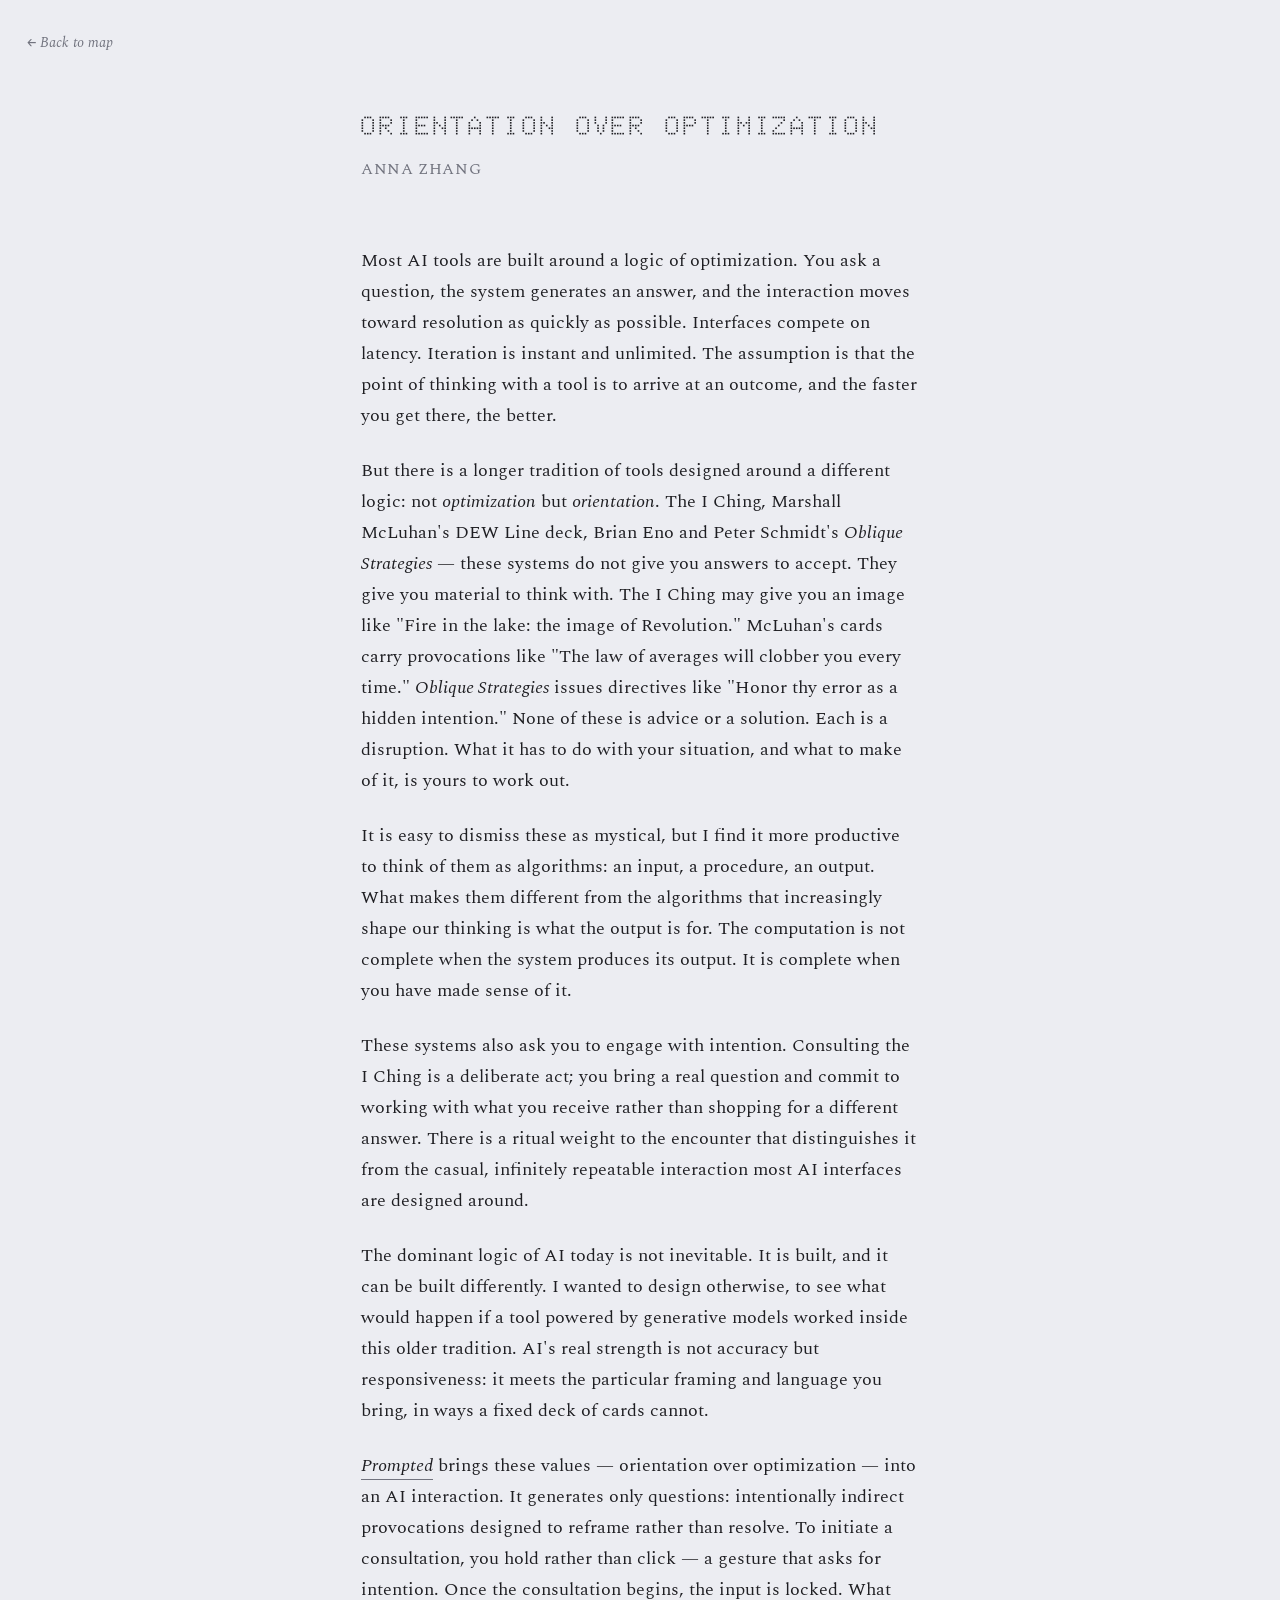
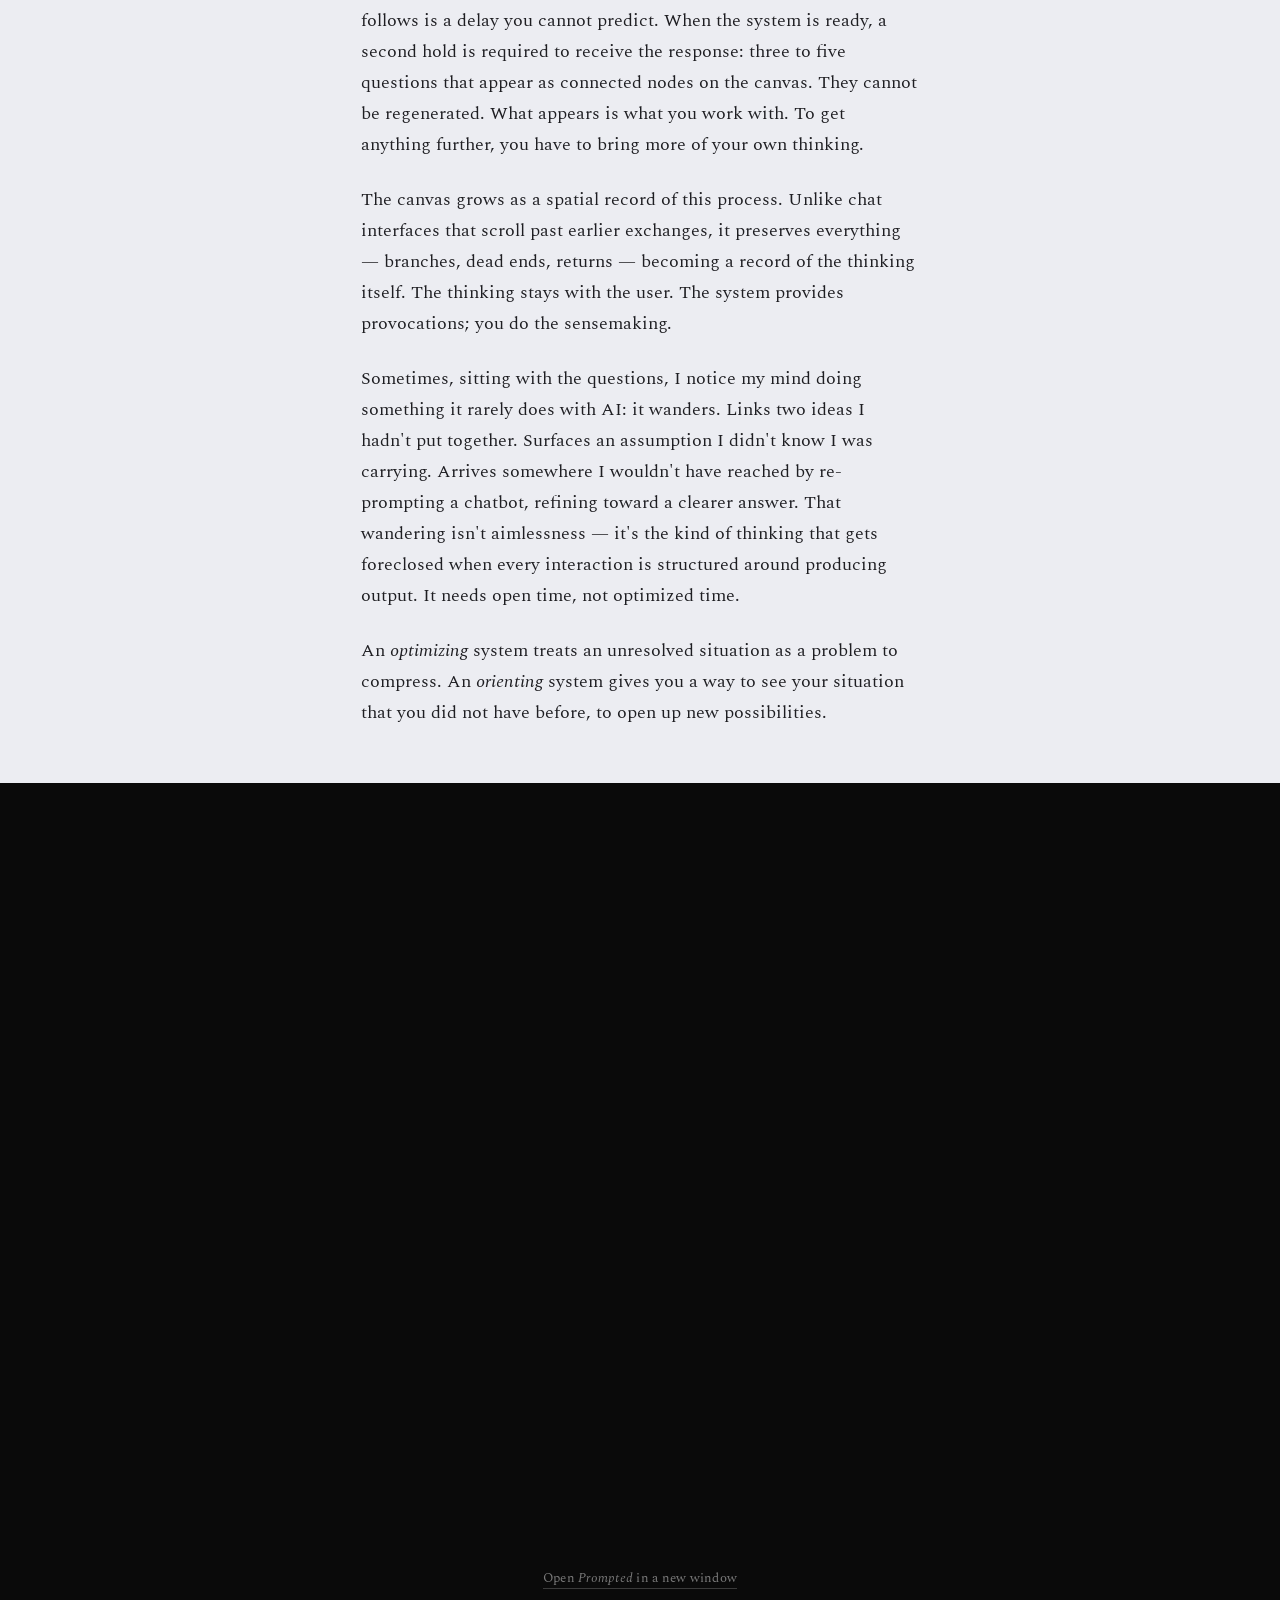
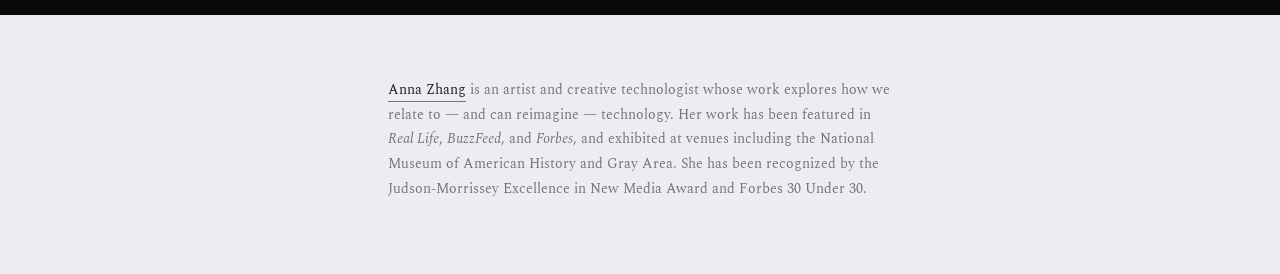
<file: m/anna-zhang/index.html>
<!DOCTYPE html>
<html lang="en">

<head>
    <meta charset="UTF-8">
    <meta name="viewport" content="width=device-width, initial-scale=1.0">
    <title>Orientation Over Optimization — Anna Zhang</title>
    <meta name="description" content="An essay on designing AI interfaces to support human thinking and creativity, and an introduction to Prompted — a tool that generates questions, not answers.">
    <meta name="author" content="Anna Zhang">
    <link rel="icon" href="data:image/svg+xml,<svg xmlns='http://www.w3.org/2000/svg' viewBox='0 0 32 32'><path d='M16 4 L28 16 L16 28 L4 16 Z' fill='none' stroke='%236366f1' stroke-width='2'/></svg>">
    <link rel="stylesheet" href="../../style/shared.css">
    <link rel="preconnect" href="https://fonts.googleapis.com">
    <link rel="preconnect" href="https://fonts.gstatic.com" crossorigin>
    <link href="https://fonts.googleapis.com/css2?family=Doto:wght@400;500&family=Spectral:ital,wght@0,400;0,500;1,400&display=swap" rel="stylesheet">
    <style>
        :root {
            --bg: #ecedf2;
            --fg: #1e1e22;
            --fg-soft: #71737e;
            --rule: #d0d1d8;
            --accent: #6366f1;
            --tool-bg: #0a0a0a;
        }

        @media (prefers-color-scheme: dark) {
            :root {
                --bg: #17171c;
                --fg: #dddde2;
                --fg-soft: #85858f;
                --rule: #2d2d34;
                --tool-bg: #0a0a0a;
            }
        }

        *,
        *::before,
        *::after {
            margin: 0;
            padding: 0;
            box-sizing: border-box;
        }

        @media (prefers-reduced-motion: reduce) {
            *, *::before, *::after {
                transition-duration: 0.01ms !important;
                animation-duration: 0.01ms !important;
            }
        }

        html {
            font-size: 18px;
            -webkit-font-smoothing: antialiased;
            -moz-osx-font-smoothing: grayscale;
        }

        body {
            background: var(--bg);
            color: var(--fg);
            font-family: Spectral, Georgia, serif;
            line-height: 1.72;
            min-height: 100vh;
        }

        #backlink {
            position: absolute;
            top: 1.5rem;
            left: 1.5rem;
            background-color: transparent;
        }

        #backlink a {
            font-family: Spectral, Georgia, serif;
            font-size: 0.78rem;
            font-style: italic;
            letter-spacing: 0.02em;
            color: var(--fg-soft);
            text-decoration: none;
            transition: color 0.3s ease;
        }

        #backlink a:hover {
            color: var(--fg);
        }

        #backlink a:focus-visible {
            outline: 2px solid var(--accent);
            outline-offset: 2px;
        }

        .page {
            max-width: 34rem;
            margin: 0 auto;
            padding: 6rem 1.5rem 0;
        }

        /* — Masthead — */
        .masthead {
            margin-bottom: 3.5rem;
        }

        .masthead h1 {
            font-family: 'Doto', sans-serif;
            font-size: 1.5rem;
            font-weight: 500;
            letter-spacing: 0.07em;
            text-transform: uppercase;
            line-height: 1.35;
            margin-bottom: 0.65rem;
        }

        .masthead .author {
            font-size: 0.88rem;
            color: var(--fg-soft);
            font-style: normal;
            letter-spacing: 0.04em;
            text-transform: uppercase;
        }

        /* — Essay body — */
        .essay p {
            margin-bottom: 1.35rem;
            hanging-punctuation: first;
        }

        .essay p:last-child {
            margin-bottom: 0;
        }

        .essay em {
            font-style: italic;
        }

        .essay a {
            color: var(--fg);
            text-decoration: none;
            border-bottom: 1px solid var(--fg-soft);
            transition: border-color 0.2s ease;
        }

        .essay a:hover {
            border-color: var(--fg);
        }

        .essay a:focus-visible {
            outline: 2px solid var(--accent);
            outline-offset: 2px;
        }

        /* — Tool embed — */
        .tool-section {
            margin-top: 3rem;
            width: 100%;
            background: var(--tool-bg);
            position: relative;
        }

        .tool-placeholder {
            position: absolute;
            top: 0;
            left: 0;
            width: 100%;
            height: 100%;
            display: flex;
            align-items: center;
            justify-content: center;
            pointer-events: none;
        }

        .tool-placeholder span {
            font-family: 'Doto', sans-serif;
            font-size: 0.82rem;
            font-weight: 400;
            letter-spacing: 0.18em;
            text-transform: uppercase;
            color: #3a3a44;
            transition: opacity 0.4s ease;
        }

        .tool-placeholder.loaded span {
            opacity: 0;
        }

        .tool-frame {
            width: 100%;
            height: 85vh;
            min-height: 540px;
            border: none;
            display: block;
            background: transparent;
            position: relative;
            z-index: 1;
        }

        .tool-fallback {
            background: var(--tool-bg);
            text-align: center;
            padding: 0.8rem 0 1.2rem;
        }

        .tool-fallback a {
            font-size: 0.72rem;
            color: #797979;
            text-decoration: none;
            border-bottom: 1px solid #3a3a3a;
            letter-spacing: 0.02em;
            transition: color 0.2s ease;
        }

        .tool-fallback a:hover {
            color: #a0a0a0;
        }

        .tool-fallback a:focus-visible {
            outline: 2px solid var(--accent);
            outline-offset: 2px;
        }

        /* — Footer — */
        .footer {
            background: var(--bg);
            padding: 3.5rem 1.5rem 4rem;
        }

        .footer-inner {
            max-width: 28rem;
            margin: 0 auto;
        }

        .footer .bio {
            font-size: 0.8rem;
            color: var(--fg-soft);
            line-height: 1.72;
        }

        .footer .bio a {
            color: var(--fg);
            text-decoration: none;
            border-bottom: 1px solid var(--fg-soft);
            transition: border-color 0.2s ease;
        }

        .footer .bio a:hover {
            border-color: var(--fg);
        }

        .footer .bio a:focus-visible {
            outline: 2px solid var(--accent);
            outline-offset: 2px;
        }

        /* — Responsive — */
        @media (max-width: 600px) {
            html { font-size: 16px; }
            .page { padding: 3.5rem 1.25rem 0; }
            .masthead { margin-bottom: 2.5rem; }
            .masthead h1 { font-size: 1.3rem; }
            .tool-section { margin-top: 2rem; }
            .tool-frame { height: 70vh; min-height: 400px; }
            .footer { padding: 2.5rem 1.25rem 3rem; }
            .footer-inner { max-width: 28rem; }
            #backlink { top: 1rem; left: 1.25rem; }
        }
    </style>
</head>

<body>
    <nav id="backlink">
        <a href="../../">&larr; Back to map</a>
    </nav>

    <main class="page">

        <header class="masthead">
            <h1>Orientation Over Optimization</h1>
            <div class="author">Anna Zhang</div>
        </header>

        <article class="essay">
            <p>Most AI tools are built around a logic of optimization. You ask a question, the system generates an answer, and the interaction moves toward resolution as quickly as possible. Interfaces compete on latency. Iteration is instant and unlimited. The assumption is that the point of thinking with a tool is to arrive at an outcome, and the faster you get there, the better.</p>

            <p>But there is a longer tradition of tools designed around a different logic: not <em>optimization</em> but <em>orientation</em>. The I Ching, Marshall McLuhan's DEW Line deck, Brian Eno and Peter Schmidt's <em>Oblique Strategies</em> — these systems do not give you answers to accept. They give you material to think with. The I Ching may give you an image like "Fire in the lake: the image of Revolution." McLuhan's cards carry provocations like "The law of averages will clobber you every time." <em>Oblique Strategies</em> issues directives like "Honor thy error as a hidden intention." None of these is advice or a solution. Each is a disruption. What it has to do with your situation, and what to make of it, is yours to work out.</p>

            <p>It is easy to dismiss these as mystical, but I find it more productive to think of them as algorithms: an input, a procedure, an output. What makes them different from the algorithms that increasingly shape our thinking is what the output is for. The computation is not complete when the system produces its output. It is complete when you have made sense of it.</p>

            <p>These systems also ask you to engage with intention. Consulting the I Ching is a deliberate act; you bring a real question and commit to working with what you receive rather than shopping for a different answer. There is a ritual weight to the encounter that distinguishes it from the casual, infinitely repeatable interaction most AI interfaces are designed around.</p>

            <p>The dominant logic of AI today is not inevitable. It is built, and it can be built differently. I wanted to design otherwise, to see what would happen if a tool powered by generative models worked inside this older tradition. AI's real strength is not accuracy but responsiveness: it meets the particular framing and language you bring, in ways a fixed deck of cards cannot.</p>

            <p><a href="https://prompted.anna-zhang.com/" target="_blank" rel="noopener"><em>Prompted</em></a> brings these values — orientation over optimization — into an AI interaction. It generates only questions: intentionally indirect provocations designed to reframe rather than resolve. To initiate a consultation, you hold rather than click — a gesture that asks for intention. Once the consultation begins, the input is locked. What follows is a delay you cannot predict. When the system is ready, a second hold is required to receive the response: three to five questions that appear as connected nodes on the canvas. They cannot be regenerated. What appears is what you work with. To get anything further, you have to bring more of your own thinking.</p>

            <p>The canvas grows as a spatial record of this process. Unlike chat interfaces that scroll past earlier exchanges, it preserves everything — branches, dead ends, returns — becoming a record of the thinking itself. The thinking stays with the user. The system provides provocations; you do the sensemaking.</p>

            <p>Sometimes, sitting with the questions, I notice my mind doing something it rarely does with AI: it wanders. Links two ideas I hadn't put together. Surfaces an assumption I didn't know I was carrying. Arrives somewhere I wouldn't have reached by re-prompting a chatbot, refining toward a clearer answer. That wandering isn't aimlessness — it's the kind of thinking that gets foreclosed when every interaction is structured around producing output. It needs open time, not optimized time.</p>

            <p>An <em>optimizing</em> system treats an unresolved situation as a problem to compress. An <em>orienting</em> system gives you a way to see your situation that you did not have before, to open up new possibilities.</p>
        </article>

    </main>

    <section class="tool-section" aria-label="Prompted tool">
        <div class="tool-placeholder" id="tool-placeholder" aria-hidden="true">
            <span>Prompted</span>
        </div>
        <iframe
            class="tool-frame"
            id="tool-frame"
            src="https://prompted.anna-zhang.com/"
            title="Prompted"
            loading="lazy"
            allow="clipboard-write"
        ><p style="color:#8a8a8a;text-align:center;padding:2rem;font-family:'Doto',sans-serif;font-size:0.82rem;letter-spacing:0.1em">Visit <a href="https://prompted.anna-zhang.com/" style="color:#8a8a8a">Prompted</a></p></iframe>
        <p class="tool-fallback"><a href="https://prompted.anna-zhang.com/" target="_blank" rel="noopener">Open <em>Prompted</em> in a new window</a></p>
    </section>

    <footer class="footer">
        <div class="footer-inner">
            <p class="bio"><a href="https://anna-zhang.com/">Anna Zhang</a> is an artist and creative technologist whose work explores how we relate to — and can reimagine — technology. Her work has been featured in <em>Real Life</em>, <em>BuzzFeed</em>, and <em>Forbes</em>, and exhibited at venues including the National Museum of American History and Gray Area. She has been recognized by the Judson-Morrissey Excellence in New Media Award and Forbes 30 Under 30.</p>
        </div>
    </footer>

    <script>
    (function () {
        var frame = document.getElementById('tool-frame');
        var placeholder = document.getElementById('tool-placeholder');
        frame.addEventListener('load', function () {
            placeholder.classList.add('loaded');
        });
    })();
    </script>
</body>

</html>
</file>
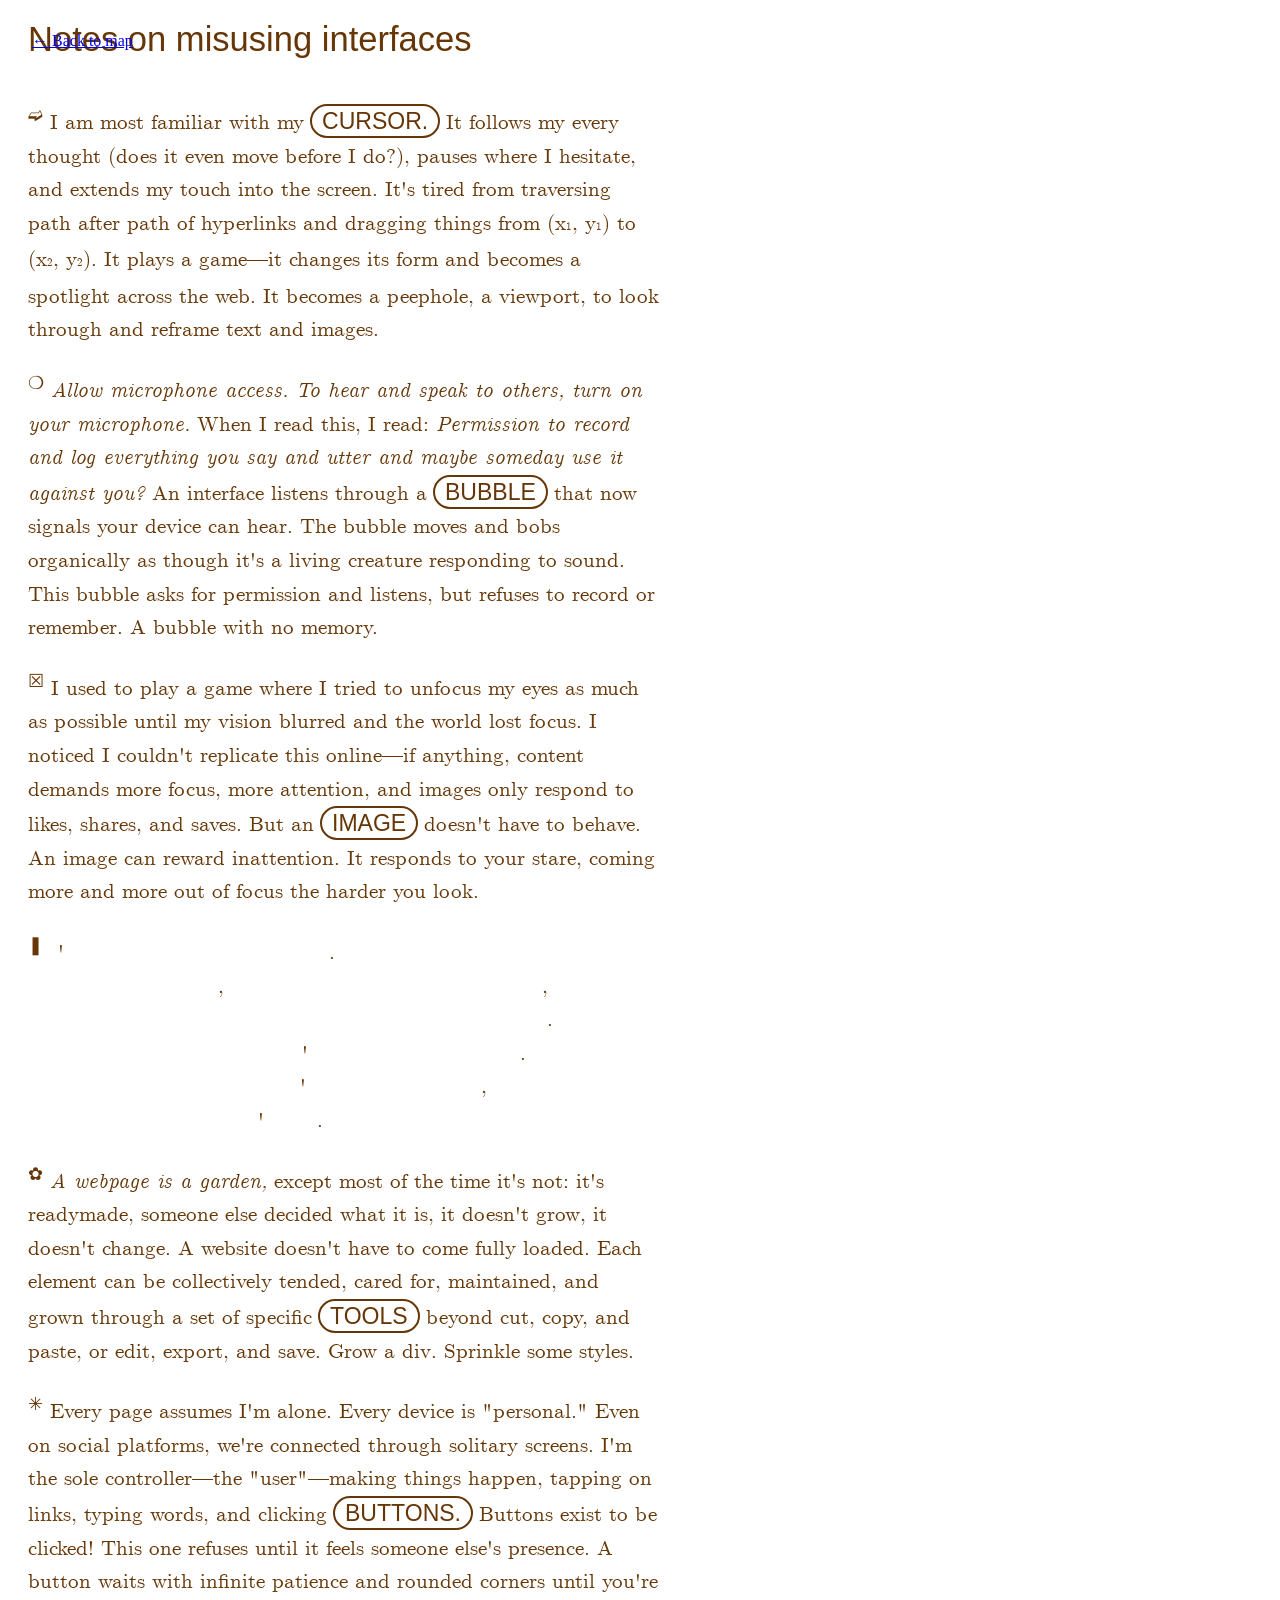
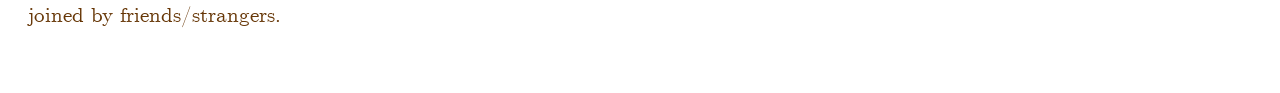
<file: m/nicci/index.html>
<!DOCTYPE html>
<html lang="en">

<head>
    <meta charset="UTF-8">
    <meta name="viewport" content="width=device-width, initial-scale=1.0">
    <title>Nicci Yin</title>
    <link rel="stylesheet" href="../../style/shared.css">
    <link rel="stylesheet" href="assets/nicci.css">
</head>

<body>
    <div class="member-page">
        <nav id="backlink">
            <a href="../../">&larr; Back to map</a>
        </nav>

        <div class="guide">

            <h1 class="guide-title">Notes on misusing interfaces</h1>

            <div class="guide-entry">

                <span class="entry-desc"><sup>&#10155;</sup> I am most familiar with my</span>
                
                <span class="entry-title" data-target="spotlight">cursor.</span> 
                
                <span class="entry-desc">It follows my every thought (does it even move before I do?), pauses where I hesitate, and extends my touch into the screen. It's tired from traversing path after path of hyperlinks and dragging things from (x<sub>1</sub>, y<sub>1</sub>) to (x<sub>2</sub>, y<sub>2</sub>). It plays a game—it changes its form and becomes a spotlight across the web. It becomes a peephole, a viewport, to look through and reframe text and images.</span>

            </div>

            <div class="guide-entry">

                <span class="entry-desc"><sup>&#10061;</sup> <em>Allow microphone access. To hear and speak to others, turn on your microphone.</em> When I read this, I read: <em>Permission to record and log everything you say and utter and maybe someday use it against you?</em> An interface listens through a</span>

                <span class="entry-title" data-target="listen">bubble</span> 
                
                <span class="entry-desc">that now signals your device can hear. The bubble moves and bobs organically as though it's a living creature responding to sound. This bubble asks for permission and listens, but refuses to record or remember. A bubble with no memory.</span>

            </div>

            <div class="guide-entry">

                <span class="entry-desc"><sup>&#9746;</sup> I used to play a game where I tried to unfocus my eyes as much as possible until my vision blurred and the world lost focus. I noticed I couldn't replicate this online—if anything, content demands more focus, more attention, and images only respond to likes, shares, and saves. But an</span>

                <span class="entry-title" data-target="stare">image</span> 
                
                <span class="entry-desc">doesn't have to behave. An image can reward inattention. It responds to your stare, coming more and more out of focus the harder you look.</span>

            </div>

            <div class="guide-entry" id="highlight">

                <span class="entry-desc"><sup>&#10074;</sup> I'm constantly selecting <span id="exception">text</span>. Words to copy and paste from one place to another, words I want to share with others, words I seem to read better just because I am highlighting them. Select a word here and what you didn't select becomes visible. Highlight another word and mark what's read from unread, turning the page into a trace of only what's seen.</span>

            </div>

            <div class="guide-entry">

                <span class="entry-desc"><sup>&#10047;</sup> <em>A webpage is a garden,</em> except most of the time it's not: it's readymade, someone else decided what it is, it doesn't grow, it doesn't change. A website doesn't have to come fully loaded. Each element can be collectively tended, cared for, maintained, and grown through a set of specific</span>

                <span class="entry-title" data-target="care">tools</span>

                <span class="entry-desc">beyond cut, copy, and paste, or edit, export, and save. Grow a div. Sprinkle some styles.</span>

            </div>

            <div class="guide-entry">

                <span class="entry-desc"><sup>&#10035;</sup> Every page assumes I'm alone. Every device is "personal." Even on social platforms, we're connected through solitary screens. I'm the sole controller—the "user"—making things happen, tapping on links, typing words, and clicking</span>

                <span class="entry-title" data-target="together">buttons.</span> 

                <span class="entry-desc">Buttons exist to be clicked! This one refuses until it feels someone else's presence. A button waits with infinite patience and rounded corners until you're joined by friends/strangers.</span>

            </div>

            <!-- pop ups -->

            <div class="popup-fig" id="spotlight">
                <img src="assets/test.png">
                <div class="fig-cap"><a href="https://www.instagram.com/p/DPIHbYhDxbY/?img_index=1" target="_blank">Fig. 1: Cursor</a><span class="fig-close">[close]</span></div>
            </div>

            <div class="popup-fig" id="listen">
                <img src="assets/test.png">
                <div class="fig-cap"><a href="http://shift-cmd.com/site-studies/listen.html" target="_blank">Fig. 2: Bubble</a><span class="fig-close">[close]</span></div>
            </div>

            <div class="popup-fig" id="stare">
                <img src="assets/test.png">
                <div class="fig-cap"><a href="http://shift-cmd.com/site-studies/stare.html" target="_blank">Fig. 3: Image</a><span class="fig-close">[close]</span></div>
            </div>

            <div class="popup-fig" id="care">
                <img src="assets/test.png">
                <div class="fig-cap"><a href="http://shift-cmd.com/site-studies/care.html" target="_blank">Fig. 4: Tools</a><span class="fig-close">[close]</span></div>
            </div>

            <div class="popup-fig" id="together">
                <img src="assets/test.png">
                <div class="fig-cap"><a href="http://shift-cmd.com/site-studies/together.html" target="_blank">Fig. 5: Button</a><span class="fig-close">[close]</span></div>
            </div>

        </div>
    </div>

    <script src="nicci.js"></script>
</body>

</html>
</file>
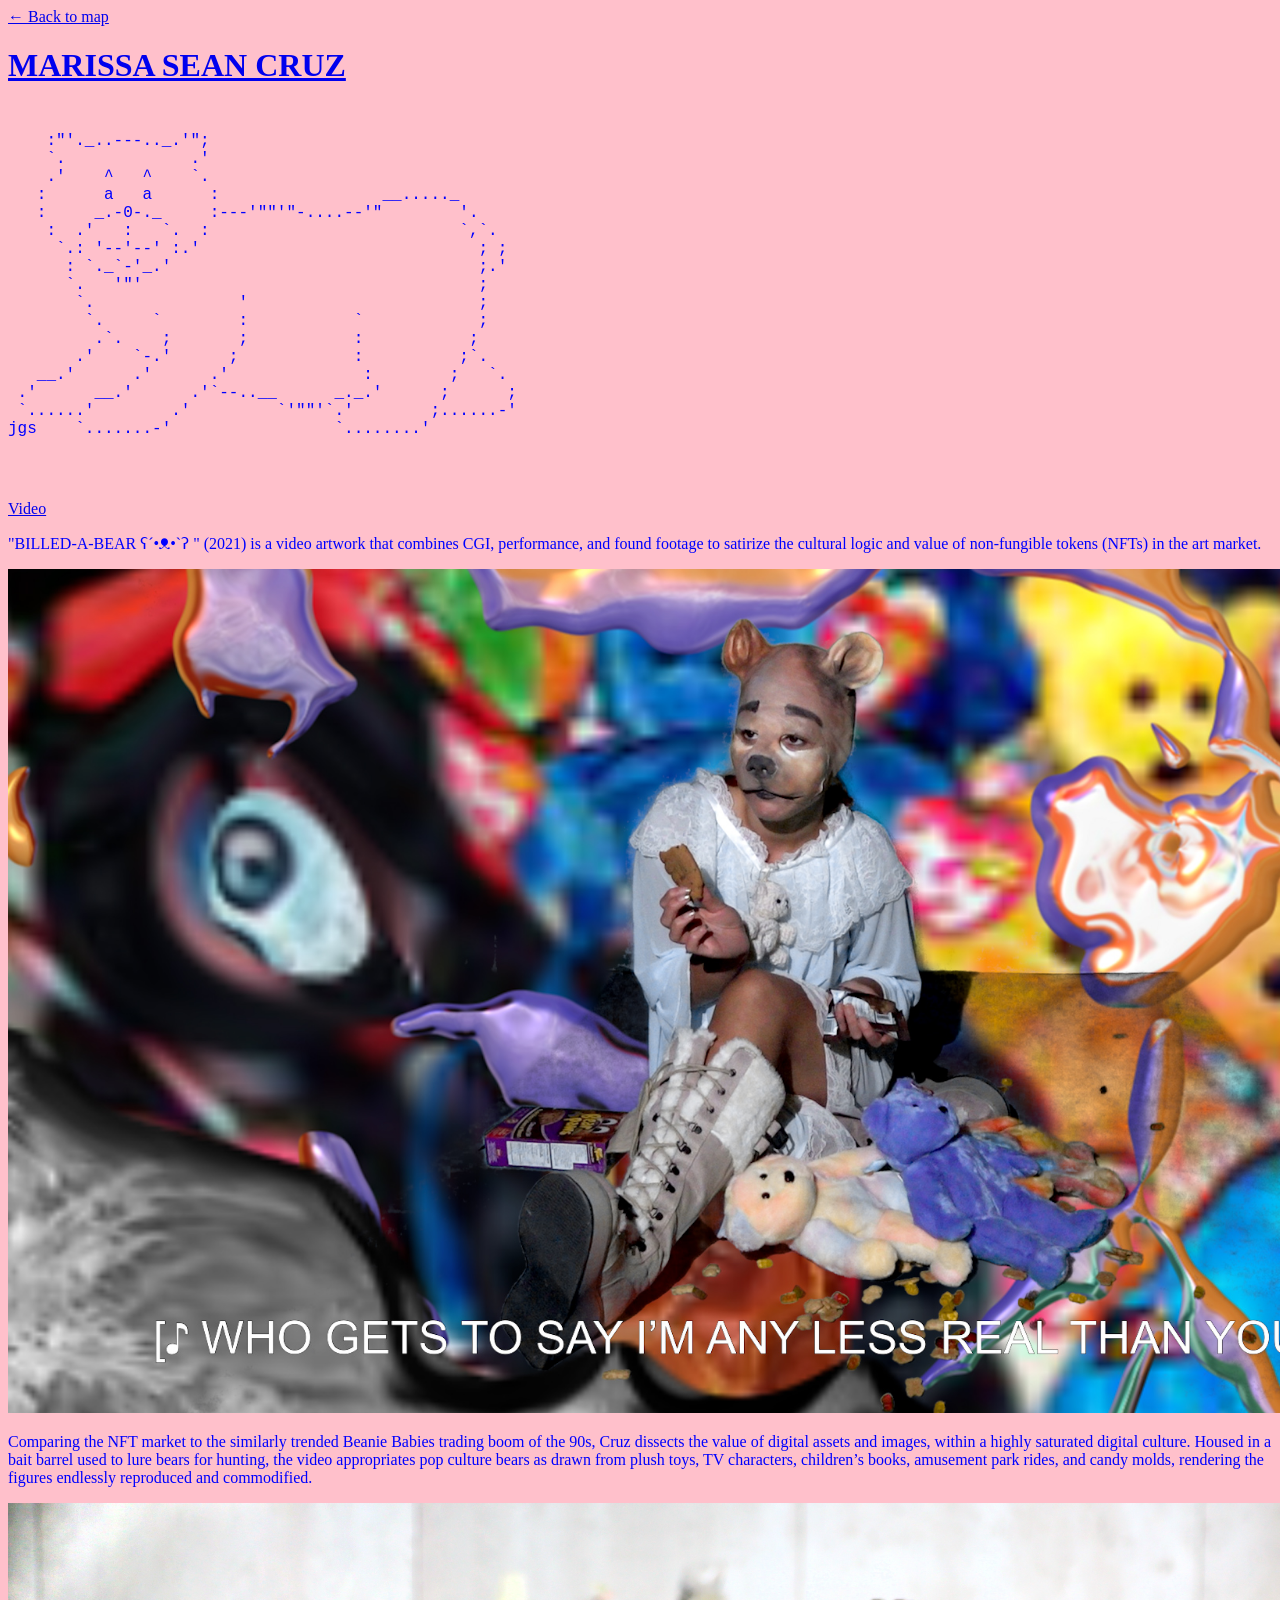
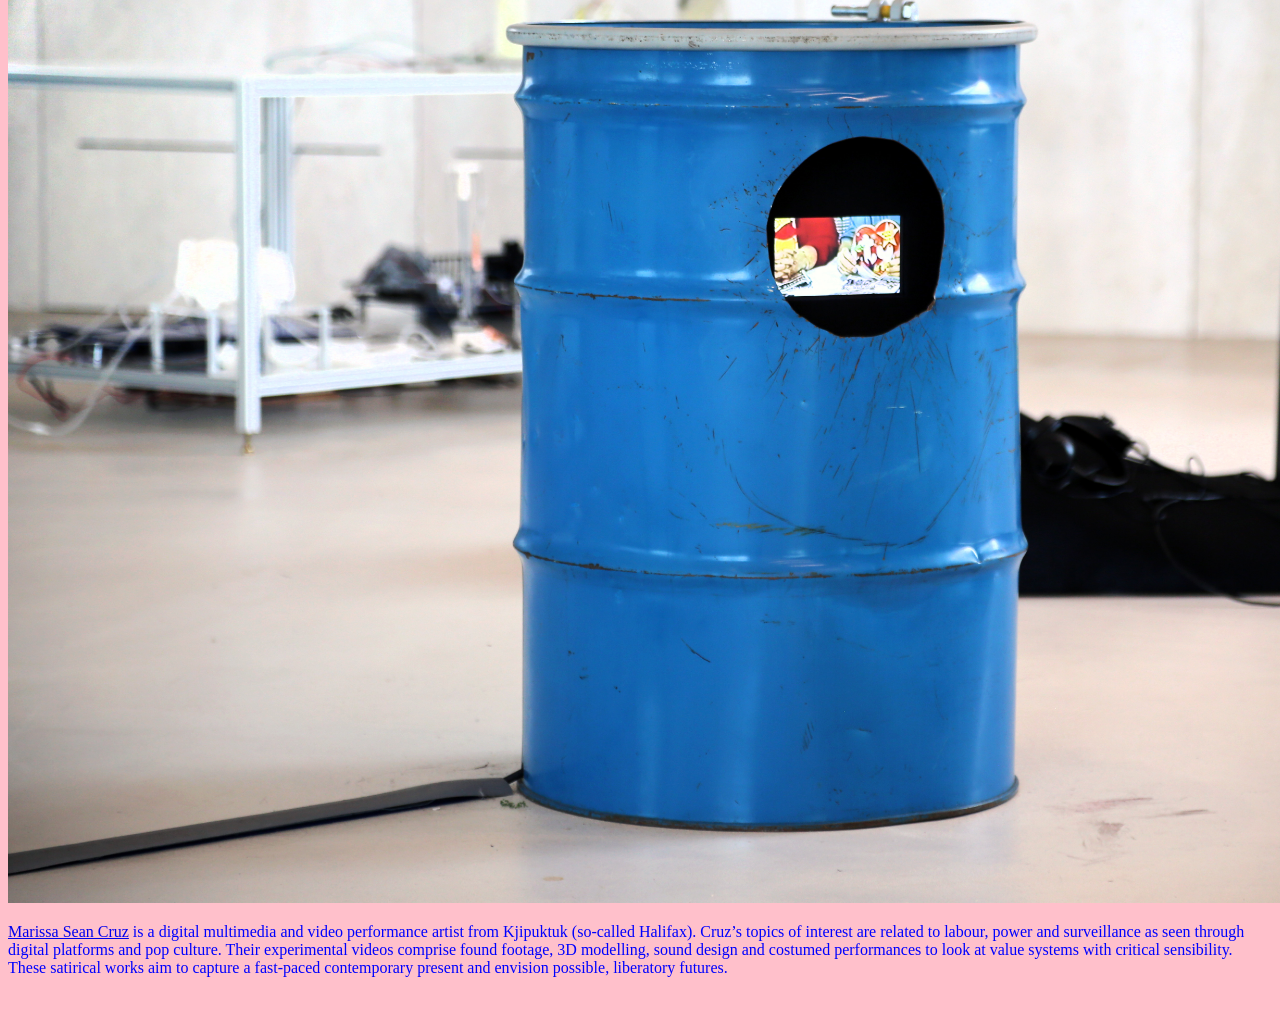
<file: m/riss/index.html>
<!DOCTYPE html>
<html lang="en">
<meta charset="UTF-8">

<body style="background-color: pink; color: blue;">
  <nav>
    <a href="../../">&larr; Back to map</a>
  </nav>

  <h1>
    <a href="https://marissaseancruz.com/">MARISSA SEAN CRUZ</a>
  </h1>

  <p />


  <style>
    /* Container to give the bear room to walk */
    .bear-container {
      width: 100%;
      padding: 10px 0;
      overflow: hidden;
    }

    /* The bear element and its animation settings */
    .bear {
      font-size: 16px;
      width: max-content;
      /* 
    bear-walk: Name of keyframes
    5s: Duration of one-way trip
    linear: Consistent speed
    infinite: Repeats forever
    alternate: Moves forward, then backward automatically
  */
      animation: bear-walk 10s linear infinite alternate;
    }

    /* Keyframes handling distance and flipping direction */
    @keyframes bear-walk {
      0% {
        transform: translateX(0) scaleX(1);
      }

      49.9% {
        transform: translateX(100vw) scaleX(1);
        /* Keep facing right right before reaching destination */
      }

      50% {
        transform: translateX(100vw) scaleX(-1);
        /* Instantly flip horizontally to face left */
      }

      100% {
        transform: translateX(0) scaleX(-1);
        /* Walk backward to starting point while facing left */
      }
    }
  </style>
  <div class="bear-container">
    <div class="bear">
      <pre>
    :"'._..---.._.'";
    `.             .'
    .'    ^   ^    `.
   :      a   a      :                 __....._
   :     _.-0-._     :---'""'"-....--'"        '.
    :  .'   :   `.  :                          `,`.
     `.: '--'--' :.'                             ; ;
      : `._`-'_.'                                ;.'
      `.   '"'                                   ;
       `.               '                        ;
        `.     `        :           `            ;
         .`.    ;       ;           :           ;
       .'    `-.'      ;            :          ;`.
   __.'      .'      .'              :        ;   `.
 .'      __.'      .'`--..__      _._.'      ;      ;
 `......'        .'         `'""'`.'        ;......-'
jgs    `.......-'                 `........'

<!-- all credit: https://www.asciiart.eu/art/526ab66b6bcaac1c -->
</pre>
    </div>
  </div>
  <a href="https://vimeo.com/676006916">Video</a>

  <p />


  "BILLED-A-BEAR ʕ´•ᴥ•`ʔ " (2021) is a video artwork that combines CGI, performance, and found footage to satirize the
  cultural logic and value of non-fungible tokens (NFTs) in the art market.

  <p />
  <img src="assets/Cruz_PastWork_BILLEDABEAR_2021.jpg" alt="Still from Video" width="1500">
  <p />
  Comparing the NFT market to the similarly trended Beanie Babies trading boom of the 90s, Cruz dissects the value of
  digital assets and images, within a highly saturated digital culture. Housed in a bait barrel used to lure bears for
  hunting, the video appropriates pop culture bears as drawn from plush toys, TV characters, children’s books, amusement
  park rides, and candy molds, rendering the figures endlessly reproduced and commodified.
  <p />
  <img src="assets/Billed_NewMu.jpg" alt="Still from Video" width="1500">
  <p />
  <a href="https://marissaseancruz.com/"> Marissa Sean Cruz</a> is a digital multimedia and video performance artist
  from Kjipuktuk (so-called Halifax). Cruz’s topics of interest are related to labour, power and surveillance as seen
  through digital platforms and pop culture. Their experimental videos comprise found footage, 3D modelling, sound
  design and costumed performances to look at value systems with critical sensibility. These satirical works aim to
  capture a fast-paced contemporary present and envision possible, liberatory futures.

</body>

</html>
</file>
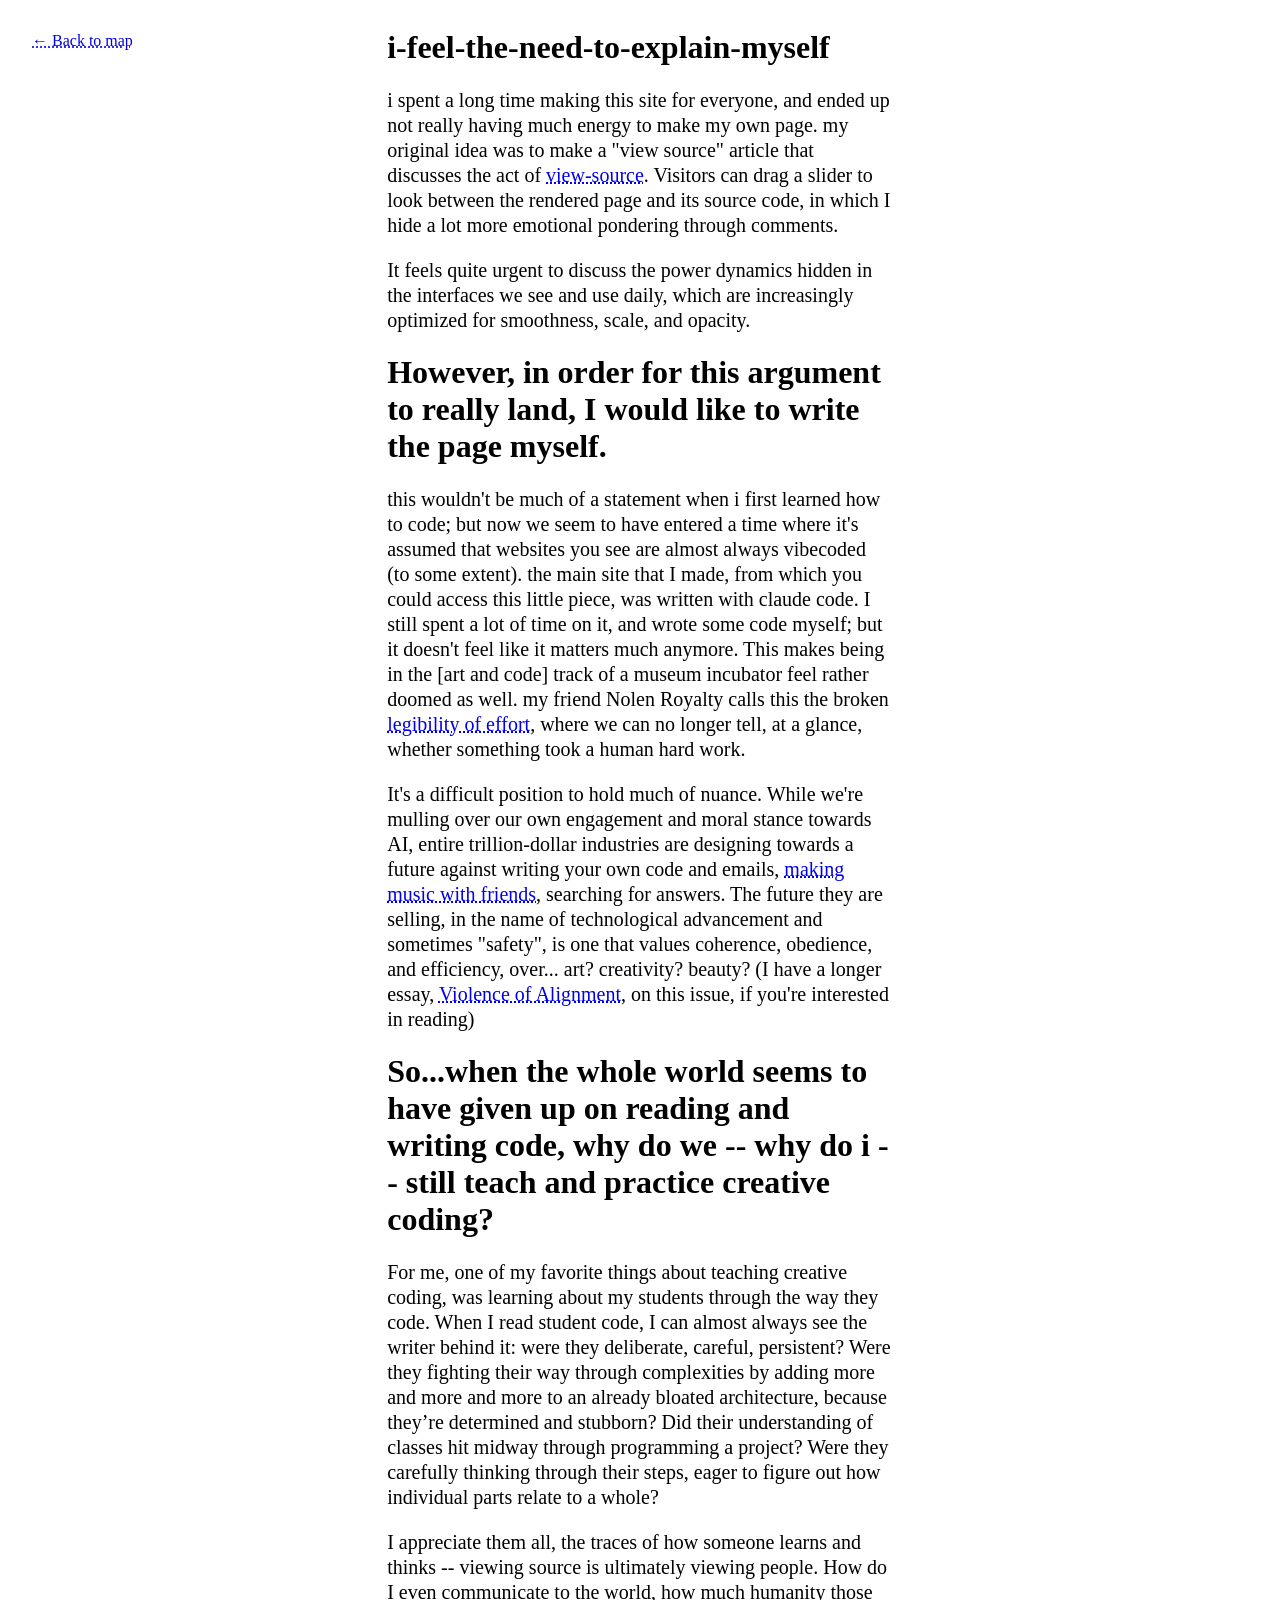
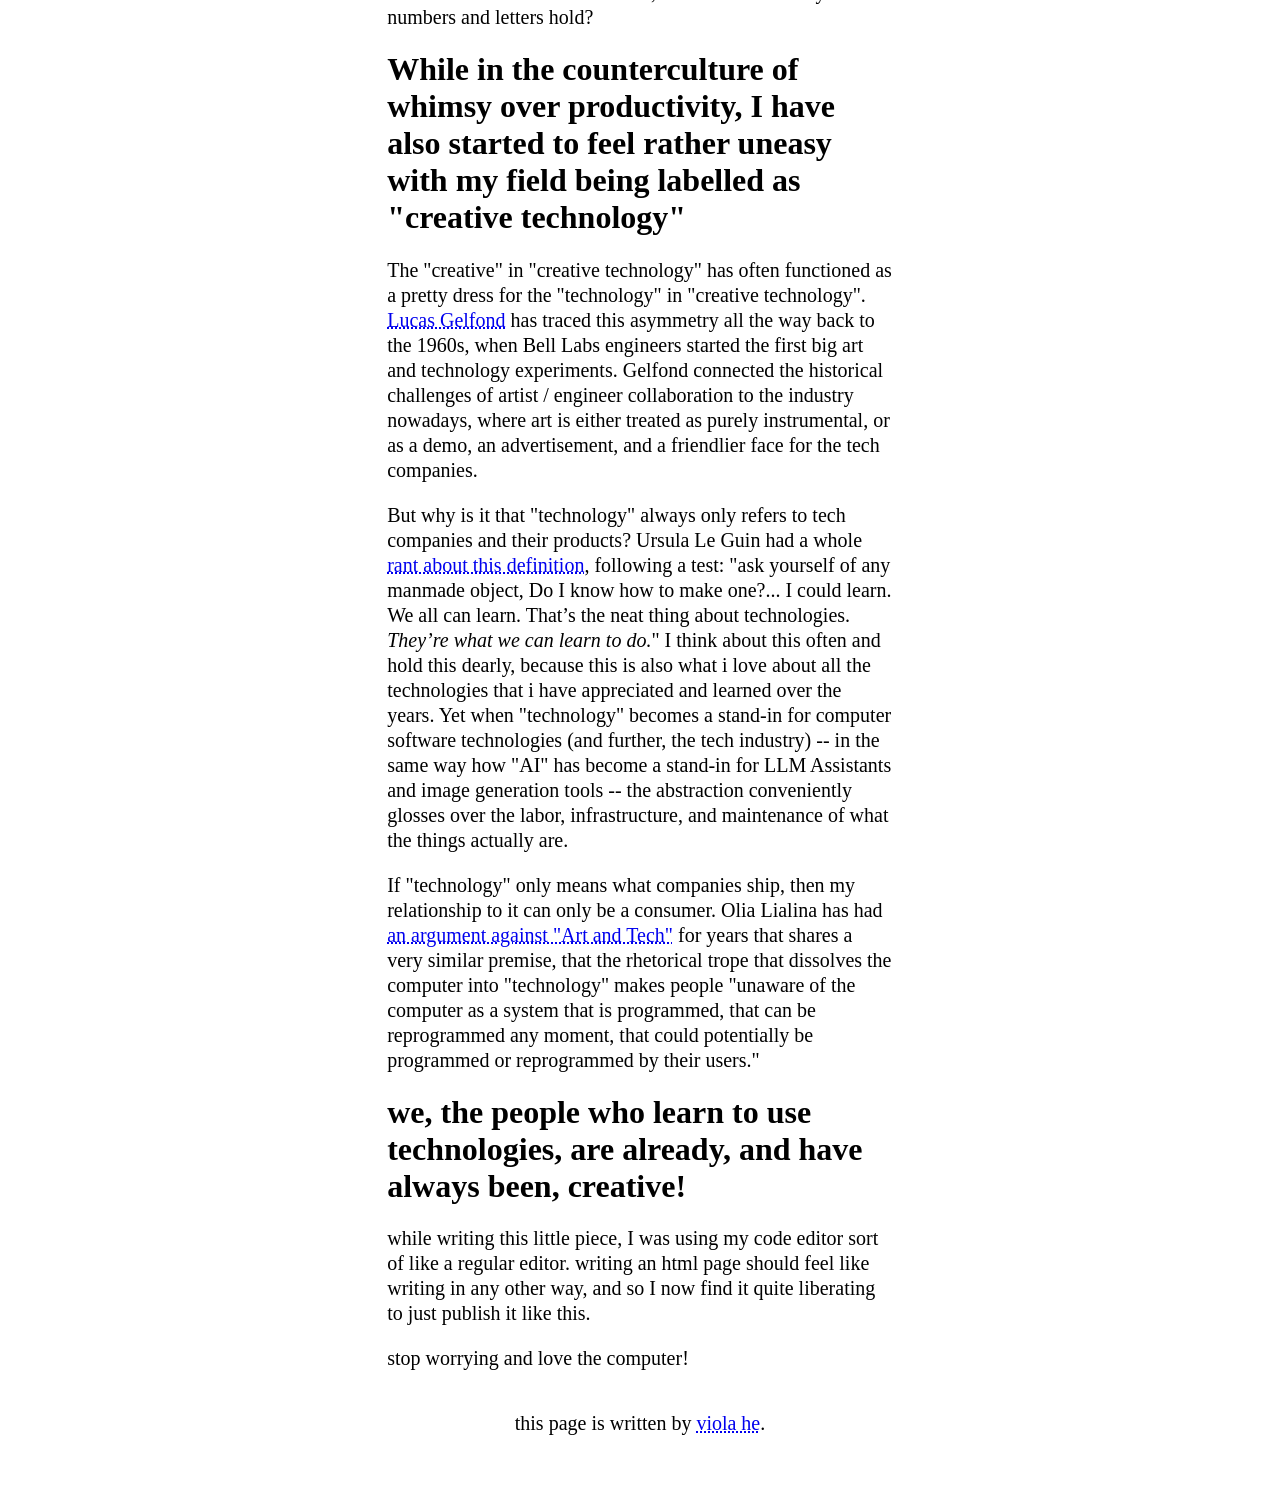
<file: m/viola/index.html>
<!DOCTYPE html>
<html lang="en">

<head>
    <meta charset="UTF-8">
    <meta name="viewport" content="width=device-width, initial-scale=1.0">
    <title>viola he</title>
    <link rel="stylesheet" href="../../style/shared.css">
    <link rel="stylesheet" href="styles.css">
</head>

<body>
    <div class="member-page">
        <nav id="backlink">
            <a href="../../">&larr; Back to map</a>
        </nav>

        <div class="content">
            <h1> i-feel-the-need-to-explain-myself</h1>
            <p> i spent a long time making this site for everyone, and ended up not really having much energy to make my
                own page. my original idea was to make a
                "view
                source" article that discusses the act of
                <a href="https://en.wikipedia.org/wiki/View-source_URI_scheme">view-source</a>. Visitors can drag a
                slider to look
                between
                the rendered page and its
                source
                code, in which I hide a lot more emotional pondering through comments.
            </p>
            <p>It feels quite urgent to discuss the power dynamics hidden in the
                interfaces we see and use daily, which are increasingly optimized for smoothness, scale, and opacity.

            </p>
            <h1>However, in order for this argument to really land, I would like to write the page myself. </h1>
            <p>this wouldn't be much of a statement when i first learned how to code; but now we seem to have entered a
                time where it's assumed that websites you see are almost always vibecoded (to some extent). the main
                site that I made, from which you could access this little piece, was written with claude code. I still
                spent a lot of time on it, and wrote some code myself; but it doesn't feel like it matters much anymore.
                This makes being in the [art and code] track of a museum incubator feel rather doomed as well.
                my friend Nolen Royalty calls this the broken <a
                    href="https://eieio.games/blog/legibility-of-effort/">legibility of effort</a>, where we can no
                longer tell, at a glance, whether something took a human hard work.
            </p>
            <p>It's a difficult position to hold much of nuance. While we're mulling over our own engagement and moral
                stance towards AI, entire trillion-dollar industries are designing towards a future against writing
                your own code and emails, <a
                    href="https://x.com/mpatti/status/1878147029764911131?ref_src=twsrc%5Etfw%7Ctwcamp%5Etweetembed%7Ctwterm%5E1878147029764911131%7Ctwgr%5E1ebfa3bd894358cdaba54d8cb43e0f429b797bf9%7Ctwcon%5Es1_&ref_url=https%3A%2F%2Fdjmag.com%2Fnews%2Fsuno-ai-ceo-claims-people-dont-enjoy-making-music">making
                    music with friends</a>, searching for answers. The future they are selling, in the name of
                technological advancement and sometimes "safety", is one that values
                coherence, obedience, and efficiency, over... art? creativity? beauty? (I have a longer essay, <a
                    href="https://bianjie.systems/violence-of-alignment">Violence of Alignment</a>, on this issue, if
                you're interested in reading)</p>
            <h1> So...when the whole world seems to have given up on reading and writing code, why do we -- why do i --
                still
                teach and
                practice creative coding?</h1>
            <p>For me, one of my favorite things about teaching creative coding, was learning about my students through
                the way they code. When I read student code, I can almost always see the writer behind it: were they
                deliberate, careful, persistent? Were they fighting their way through complexities by adding more and
                more and more to an already bloated architecture, because they’re determined and stubborn? Did their
                understanding of classes hit midway through programming a project? Were they carefully thinking through
                their steps, eager to figure out how individual parts relate to a whole? </p>
            <p>I appreciate them all, the
                traces of how someone learns and thinks -- viewing source is ultimately viewing people. How do I even
                communicate to the world, how much humanity those
                numbers and letters hold?</p>
            <h1>While in the counterculture of whimsy over productivity, I
                have also started to feel rather uneasy with my field being labelled as "creative technology"</h1>
            <p> The
                "creative" in "creative technology" has often functioned as a pretty dress for the "technology" in
                "creative technology". <a href="https://clereviewofbooks.com/the-laboratory-and-the-artist/">Lucas
                    Gelfond</a> has
                traced this asymmetry all the way back to the 1960s, when Bell Labs engineers started the first big art
                and technology experiments. Gelfond connected the historical challenges of
                artist / engineer
                collaboration to the industry nowadays, where art is either treated as purely instrumental, or as a
                demo, an
                advertisement, and a friendlier face for the tech companies.
            </p>
            <p>
                But why is it that "technology" always only refers to tech companies and their products? Ursula Le Guin
                had a whole <a href="https://www.ursulakleguin.com/a-rant-about-technology">rant about this
                    definition</a>, following a test: "ask yourself of any manmade
                object, Do I know how to make one?... I could learn. We all can learn. That’s the neat thing about
                technologies. <em>They’re what we can learn to do.</em>" I think about this often and hold this dearly,
                because this is also what i love about all the technologies that i have appreciated and learned over the
                years. Yet when "technology" becomes a stand-in for computer software technologies (and further, the
                tech industry) -- in the same way how
                "AI" has become a stand-in for LLM Assistants and image generation tools -- the abstraction conveniently
                glosses over
                the labor, infrastructure, and maintenance of
                what the things actually are.
            </p>

            <p> If "technology" only means what companies ship, then my
                relationship to it can only be a consumer.
                Olia Lialina has had <a href="https://contemporary-home-computing.org/art-and-tech/not/">an argument
                    against "Art and Tech"</a> for years that shares a very similar premise,
                that the rhetorical trope that dissolves the computer into "technology" makes people "unaware of the
                computer as a system that is programmed, that can be reprogrammed
                any moment, that could potentially be programmed or reprogrammed by their users."
            </p>
            <h1>we, the people who learn to use technologies, are already, and have always been, creative!</h1>
            <p>while writing this little piece, I was using my code editor sort of like a regular editor. writing an
                html page should feel like writing in any other way, and so I now find it quite liberating to just
                publish it like
                this.
            </p>
            <p>stop worrying and love the computer! </p>
        </div>
        <div class="viola">
            <p>this page is written by <a href="https://viola.city">viola he</a>.</p>
        </div>
    </div>
</body>

</html>
</file>
<file: style/shared.css>
#backlink {
    position: fixed;
    left: 2rem;
    top: 2rem;
}
</file>
<file: m/nicci/assets/nicci.css>
@font-face {
    font-family: 'Computer Modern';
    src: url('cmunrm.ttf') format('truetype');
    font-weight: normal;
    font-style: normal;
}

@font-face {
    font-family: 'Computer Modern';
    src: url('cmunti.ttf') format('truetype');
    font-weight: normal;
    font-style: italic;
}

.guide {
    font-family: 'Computer Modern', 'Georgia', serif;
    font-size: 1.2em;
    line-height: 1.75em;
    color: #663606;
    width: 50%;
    margin-left: 20px;
    margin-bottom: 60px;
}

.guide-entry {
    padding-top: 20px;
}

.guide-title {
    font-family: 'Arial Narrow', Arial, Helvetica, sans-serif;
    font-weight: normal;
    font-size: 1.8em;
}

.entry-title {
    font-family: 'Arial Narrow', Arial, Helvetica, sans-serif;
    font-weight: normal;   
    text-transform: uppercase;
    padding: 2px 10px;
    border: 2px solid #663606;
    border-radius: 20px;
    font-size: 1.2em;
}

.entry-title:hover {
    background-color: #663606;
    color: #fff;
    cursor: pointer;
}

.entry-title.active {
    background-color: #663606;
    color: #fff;
}

.entry-desc {
    font-size: 1.1em;
}

sub {
    font-size: .5em;
    vertical-align: baseline;
    position: relative;
    bottom: -0.01em;
}

.popup-fig {
    position: fixed;
    right: 20px;
    bottom: 20px;
    z-index: 10;
    background-color: #fff;
    border: 2px solid #663606;
    padding: 20px;
    max-width: 350px;
    height: auto;
}

.popup-fig img {
    max-width: 100%;
    display: block;
}

.fig-cap, .fig-cap a, .fig-cap a:visited, .fig-close {
    font-family: 'Arial Narrow', Arial, Helvetica, sans-serif;
    font-size: .8em;
    text-decoration: none;
    color: #663606;
}

.fig-cap {
    display: flex;
    justify-content: space-between;
}

.fig-close:hover {
    cursor: pointer;
    opacity: .6;
}

#exception {
    font-family: 'Arial Narrow', Arial, Helvetica, sans-serif;
    font-weight: normal;   
    text-transform: uppercase;
}

#highlight .word {
    color: transparent;
}

#highlight .word.preview {
    color: #663606;
    opacity: 0.4;
}

#highlight .word.revealed {
    color: #663606;
}

@media (max-width: 768px) {
    .guide {
        width: 80%;
        margin: 0 auto;
        padding-bottom: 300px;
    }
}
</file>
<file: m/viola/styles.css>
.content {
    width: 40%;
}

.member-page {
    display: flex;
    flex-direction: column;
    align-items: center;
    justify-content: center;
    width: 100%;
    padding-bottom: 3rem;
}

p {
    line-height: 1.25;
    font-size: 20px;
}

a:hover {
    color: #c8ff00;
}

a {
    text-decoration-style: dotted;
}
</file>
